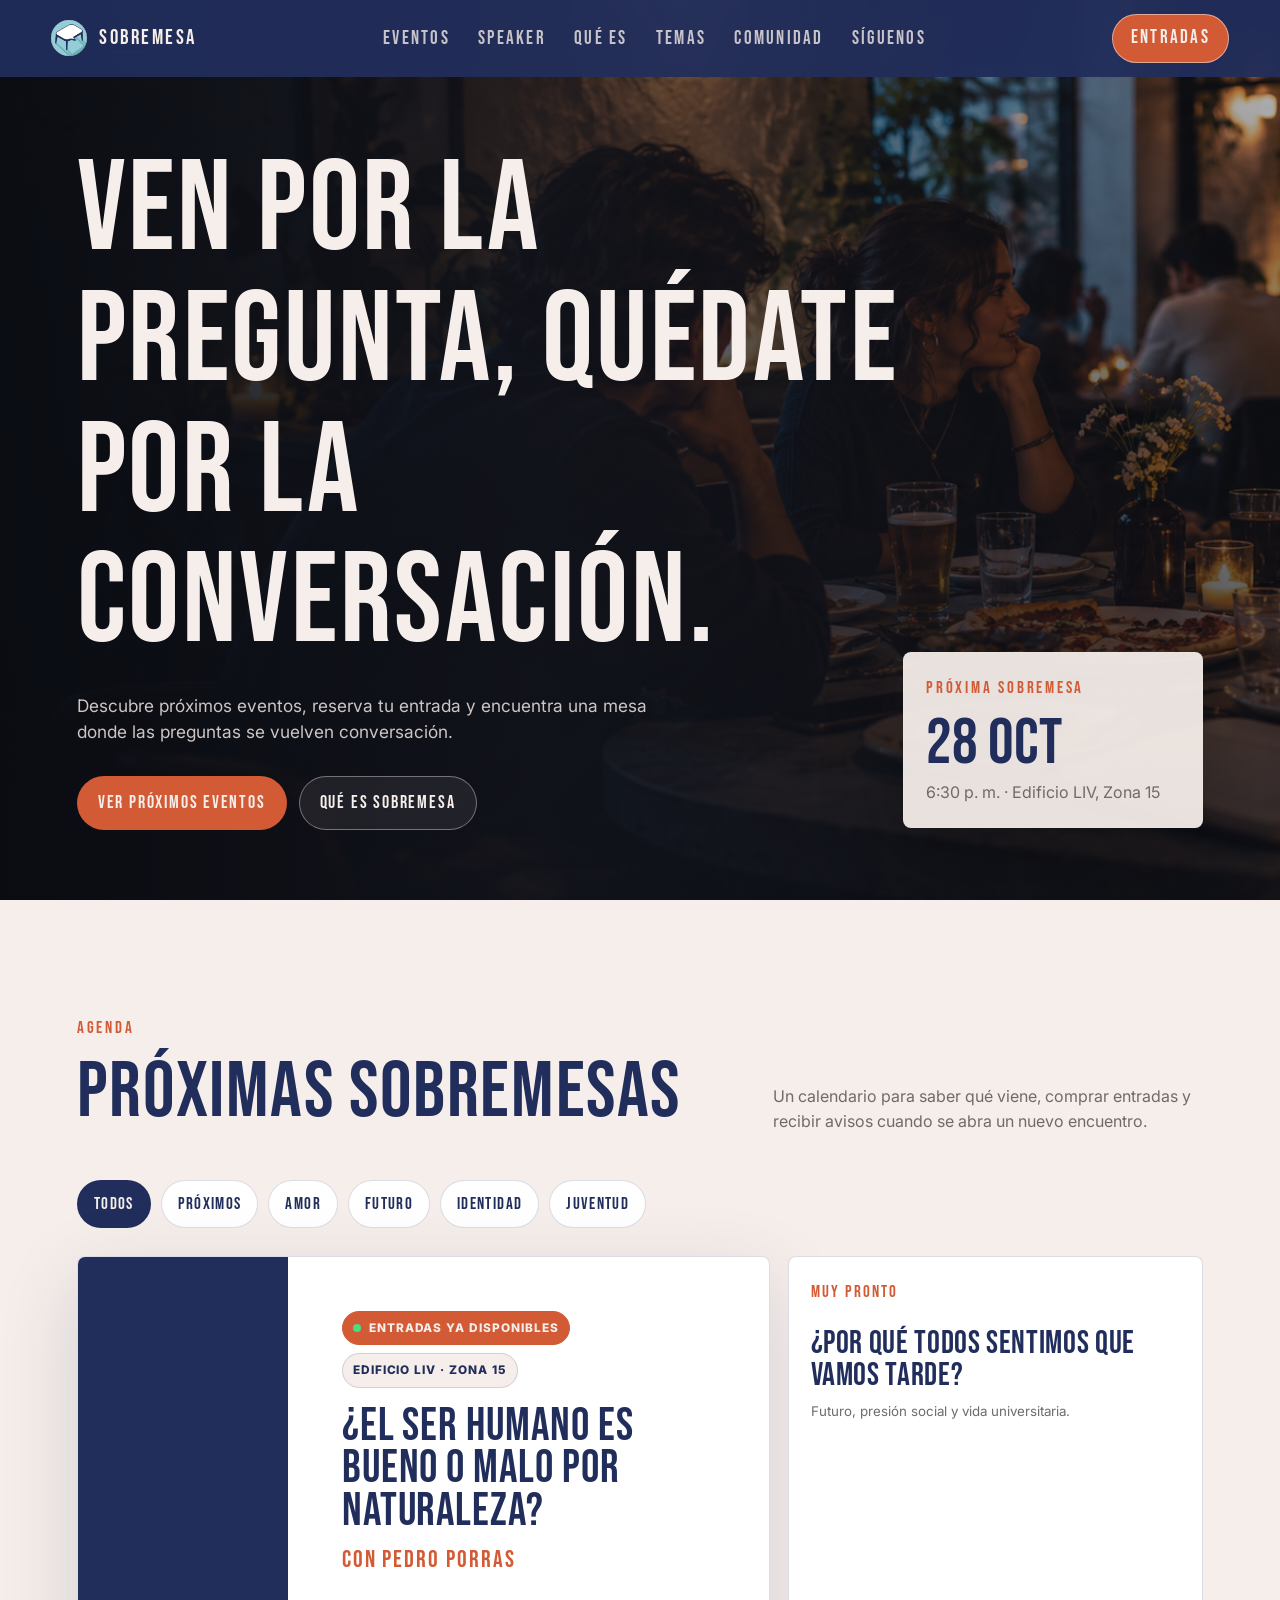
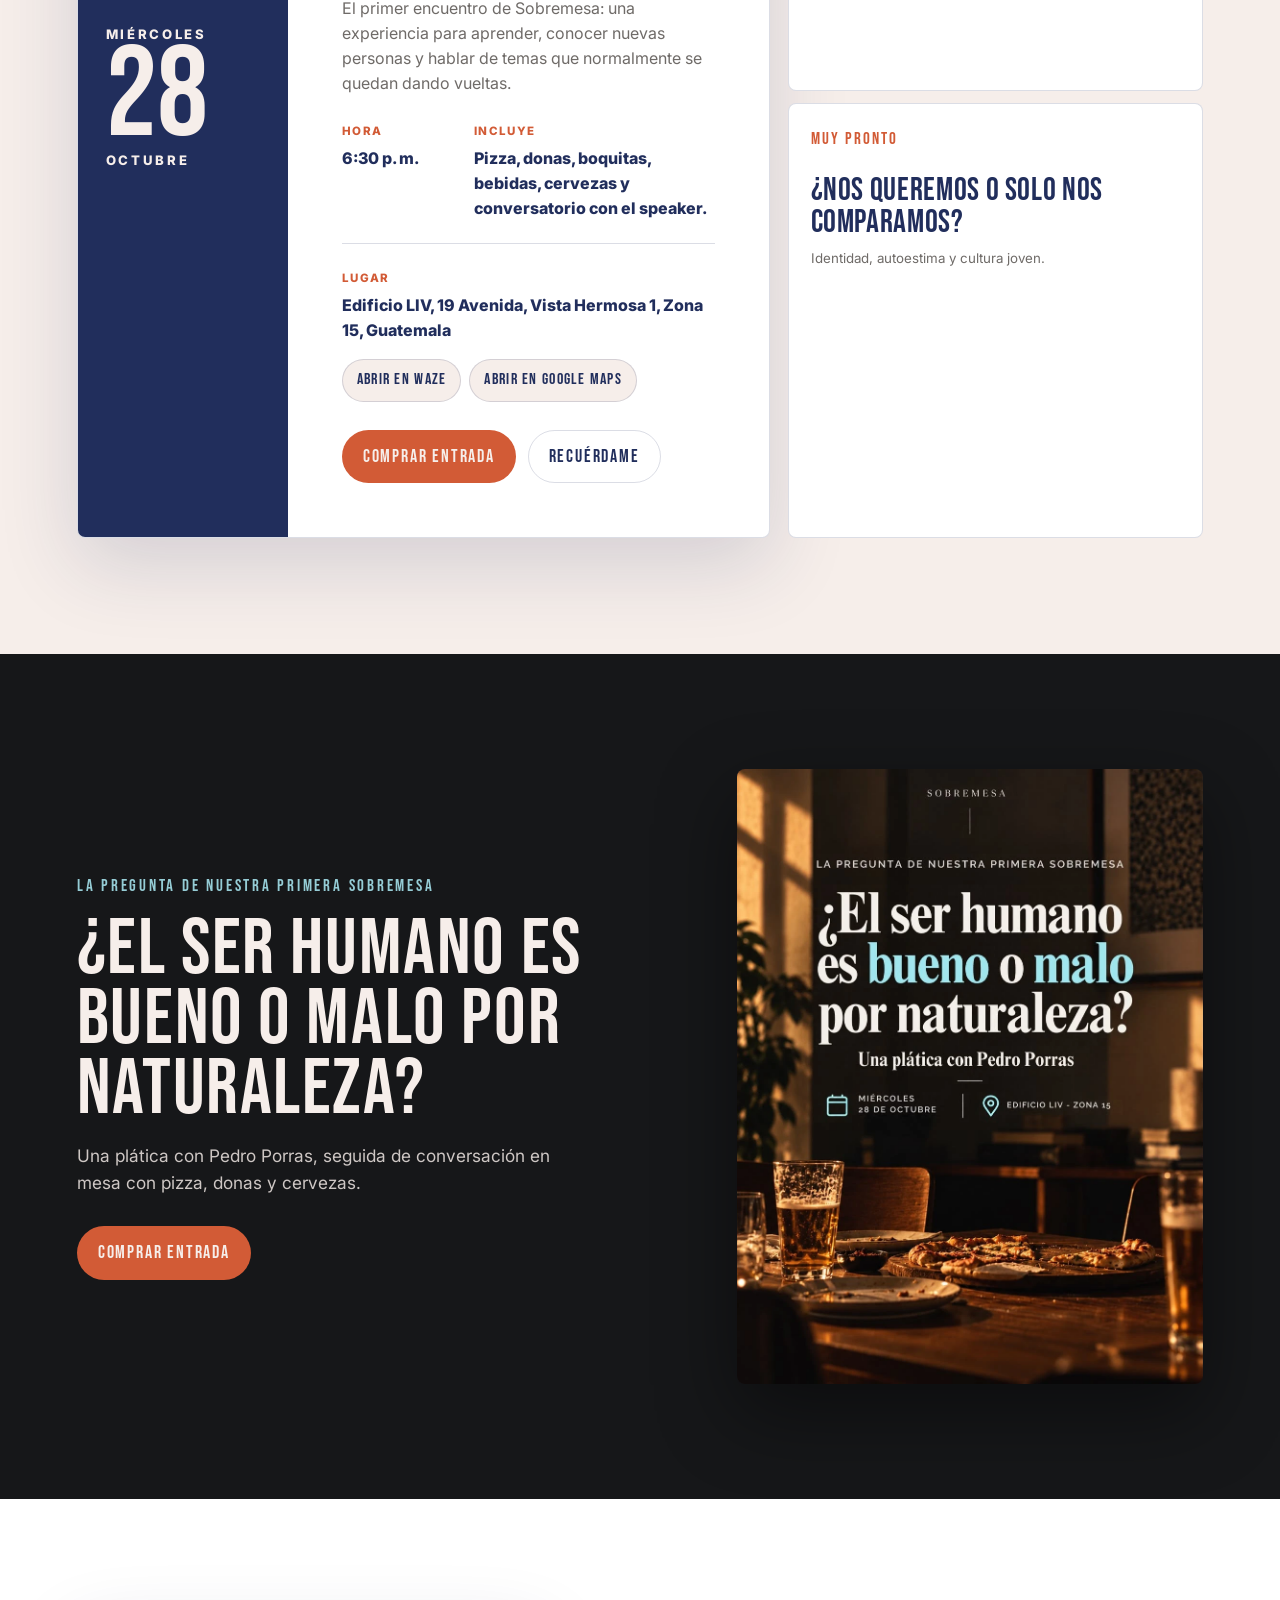
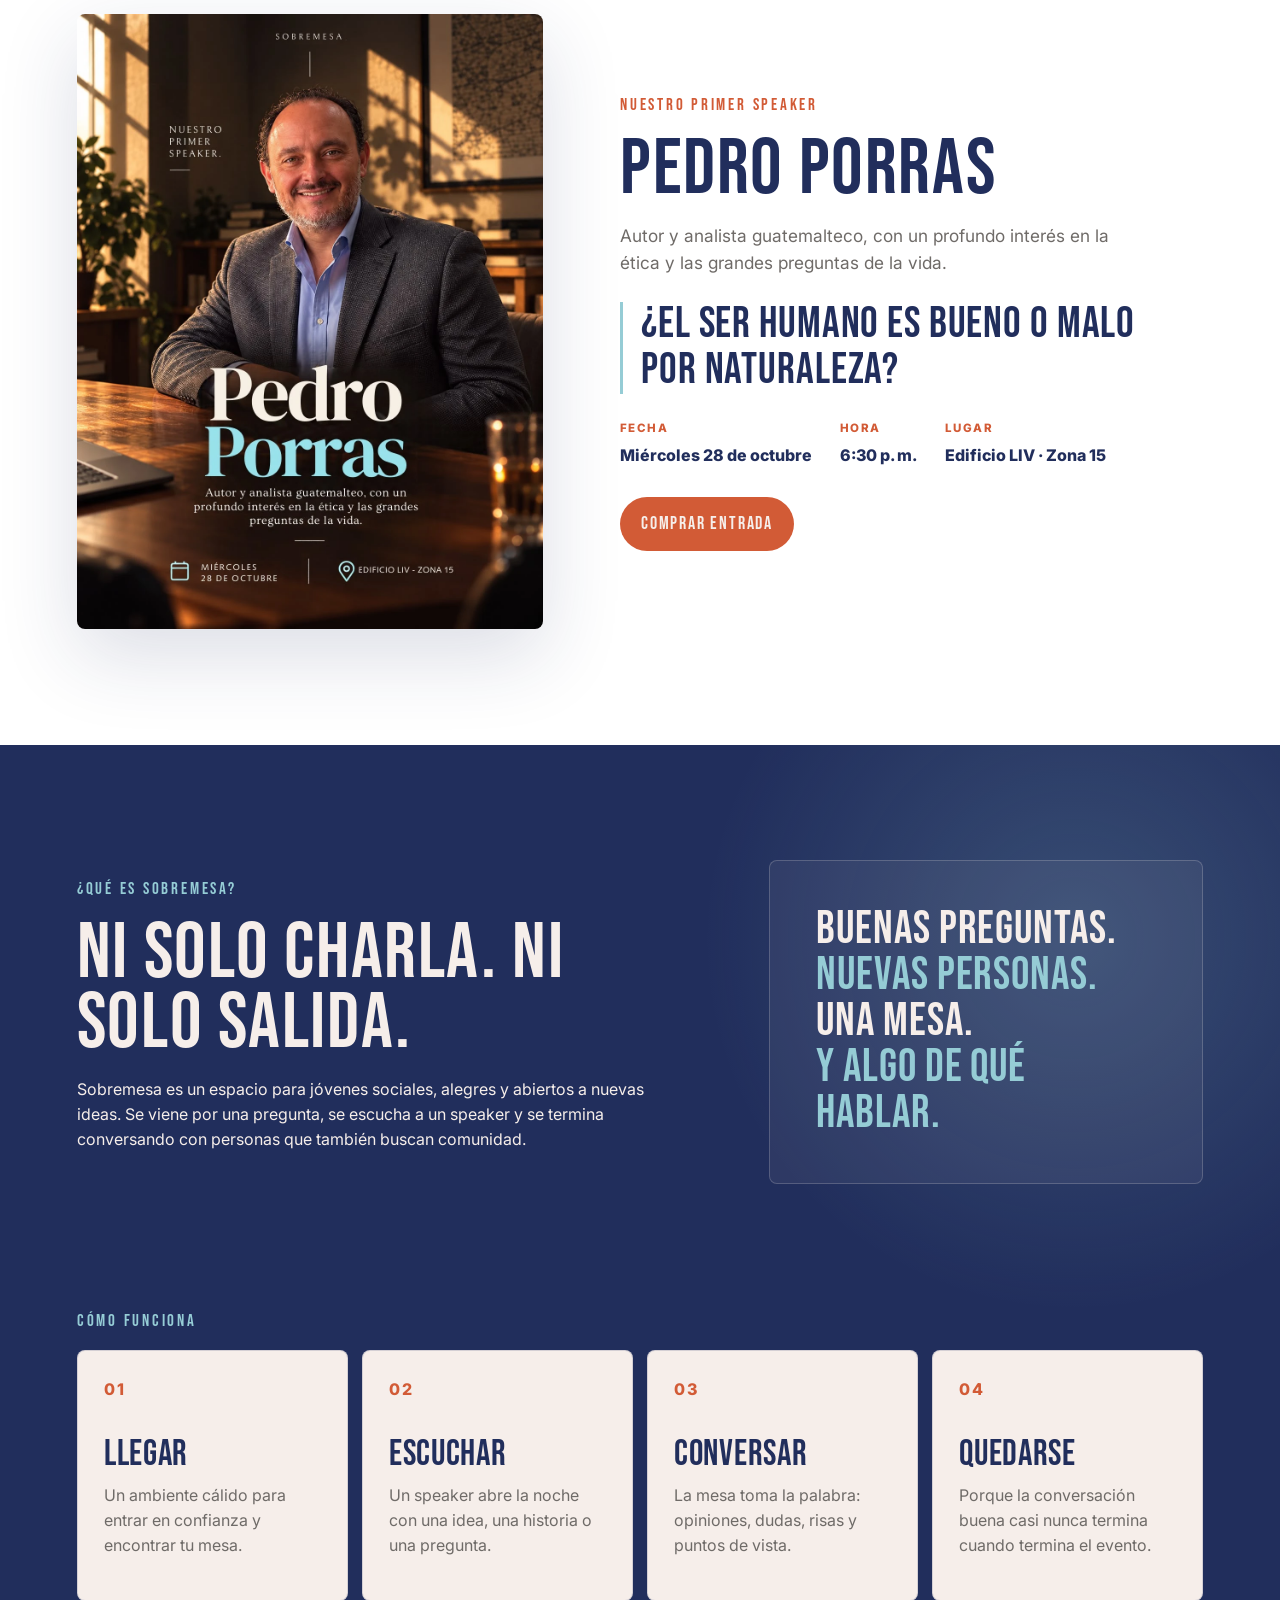
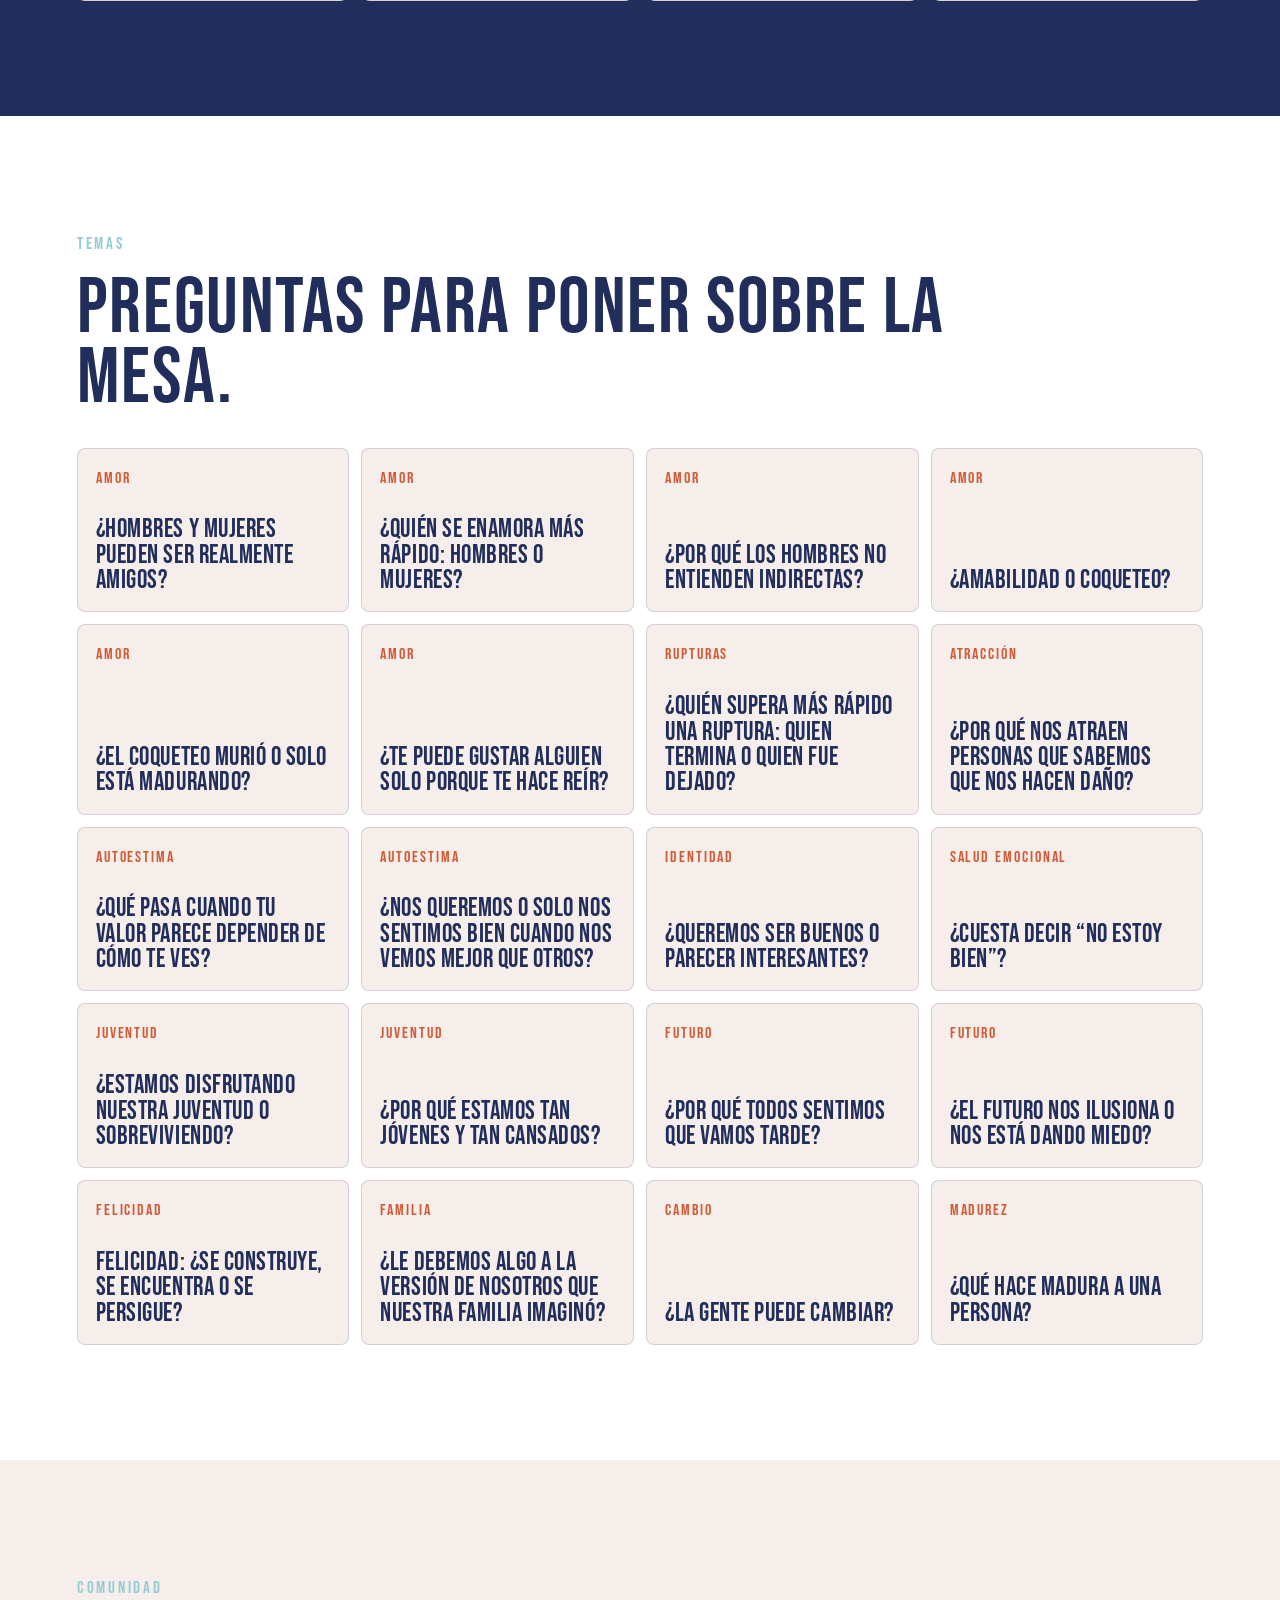
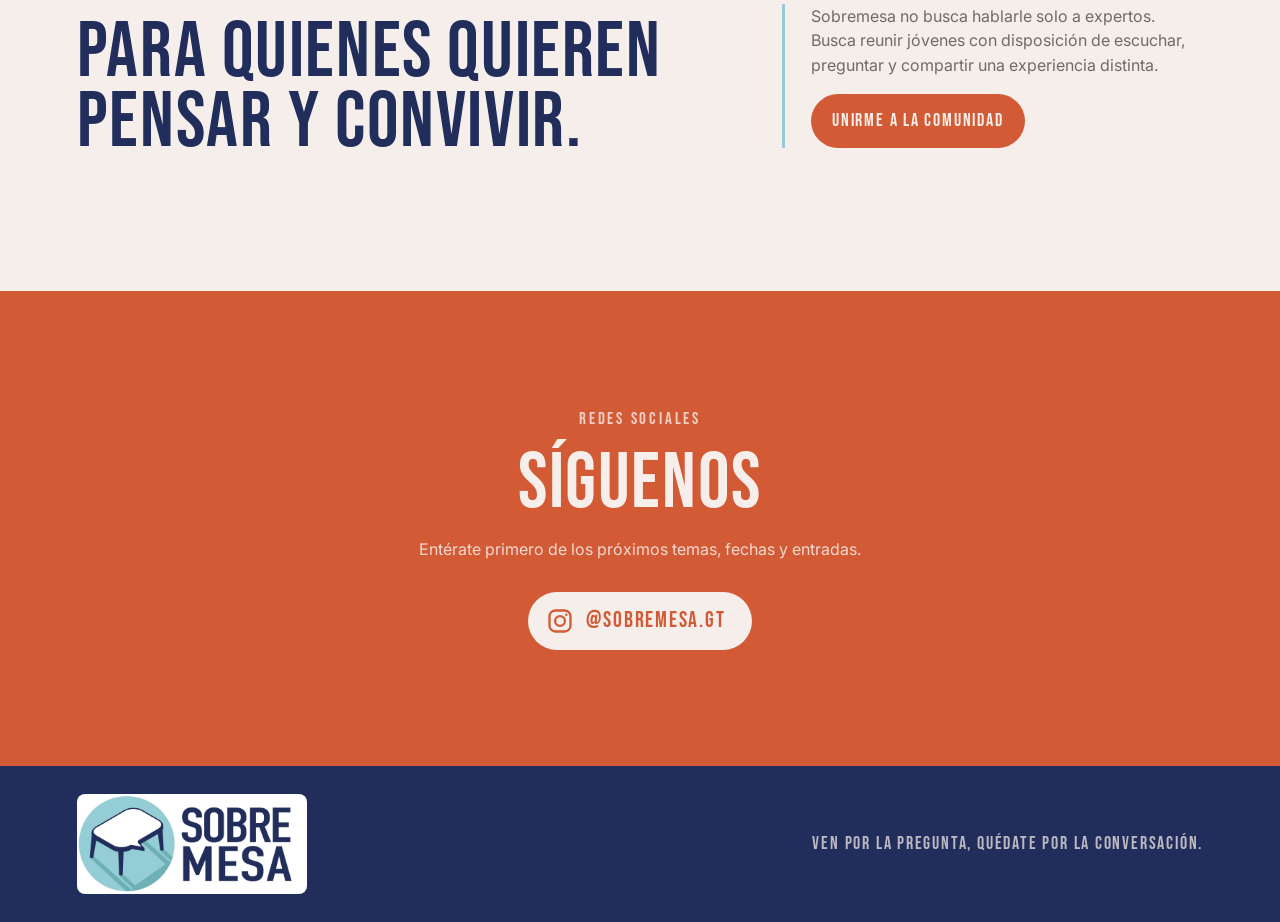
<file: index.html>
<!doctype html>
<html lang="es">
  <head>
    <meta charset="UTF-8" />
    <meta name="viewport" content="width=device-width, initial-scale=1.0" />
    <title>Sobremesa | Conversaciones y eventos en Guatemala</title>
    <meta
      name="description"
      content="Sobremesa reúne conversaciones, próximos eventos y comunidad para jóvenes que quieren aprender, socializar y pensar juntos."
    />
    <link rel="preconnect" href="https://fonts.googleapis.com" />
    <link rel="preconnect" href="https://fonts.gstatic.com" crossorigin />
    <link
      href="https://fonts.googleapis.com/css2?family=Bebas+Neue&family=Inter:wght@400;500;600;700;800&display=swap"
      rel="stylesheet"
    />
    <link rel="stylesheet" href="styles.css" />
  </head>
  <body>
    <header class="site-header">
      <a class="brand" href="#inicio" aria-label="Sobremesa inicio">
        <img src="assets/logo-icon.jpeg" alt="" />
        <span>Sobremesa</span>
      </a>
      <nav class="nav-links" aria-label="Navegación principal">
        <a href="#eventos">Eventos</a>
        <a href="#speaker">Speaker</a>
        <a href="#que-es">Qué es</a>
        <a href="#temas">Temas</a>
        <a href="#comunidad">Comunidad</a>
        <a href="#siguenos">Síguenos</a>
      </nav>
      <a class="nav-cta" href="https://forms.gle/3Y9qict5Uz8WKZyf7" target="_blank" rel="noopener">Entradas</a>
    </header>

    <main>
      <section class="hero" id="inicio">
        <img
          class="hero-image"
          src="assets/sobremesa-hero-v3.png"
          alt="Jóvenes conversando alrededor de una mesa en un ambiente cálido"
        />
        <div class="hero-shade"></div>
        <div class="hero-content">
          <h1>Ven por la pregunta, quédate por la conversación.</h1>
          <p>
            Descubre próximos eventos, reserva tu entrada y encuentra una mesa
            donde las preguntas se vuelven conversación.
          </p>
          <div class="hero-actions">
            <a class="button primary" href="#eventos">Ver próximos eventos</a>
            <a class="button glass" href="#que-es">Qué es Sobremesa</a>
          </div>
        </div>
        <aside class="hero-card" aria-label="Primer evento destacado">
          <span>Próxima Sobremesa</span>
          <strong>28 OCT</strong>
          <p>6:30 p. m. · Edificio LIV, Zona 15</p>
        </aside>
      </section>

      <section class="events section" id="eventos">
        <div class="section-head split">
          <div>
            <p class="section-label">Agenda</p>
            <h2>Próximas sobremesas</h2>
          </div>
          <p>
            Un calendario para saber qué viene, comprar entradas y recibir avisos
            cuando se abra un nuevo encuentro.
          </p>
        </div>

        <div class="filters" aria-label="Filtros de eventos">
          <button class="filter active" type="button" data-filter="all">Todos</button>
          <button class="filter" type="button" data-filter="proximo">Próximos</button>
          <button class="filter" type="button" data-filter="amor">Amor</button>
          <button class="filter" type="button" data-filter="futuro">Futuro</button>
          <button class="filter" type="button" data-filter="identidad">Identidad</button>
          <button class="filter" type="button" data-filter="juventud">Juventud</button>
        </div>

        <p class="events-empty" hidden>Pronto habrá eventos de este tema.</p>

        <div class="event-layout">
          <article class="featured-event" data-tags="proximo juventud futuro">
            <div class="calendar-block">
              <span>Miércoles</span>
              <strong>28</strong>
              <span>Octubre</span>
            </div>
            <div class="featured-copy">
              <div class="status-row">
                <a class="pill live" href="https://forms.gle/3Y9qict5Uz8WKZyf7" target="_blank" rel="noopener"><span class="live-dot" aria-hidden="true"></span>Entradas ya disponibles</a>
                <span class="pill">Edificio LIV · Zona 15</span>
              </div>
              <h3>¿El ser humano es bueno o malo por naturaleza?</h3>
              <p class="featured-speaker">con Pedro Porras</p>
              <p>
                El primer encuentro de Sobremesa: una experiencia para aprender,
                conocer nuevas personas y hablar de temas que normalmente se quedan
                dando vueltas.
              </p>
              <dl class="event-facts">
                <div>
                  <dt>Hora</dt>
                  <dd>6:30 p. m.</dd>
                </div>
                <div>
                  <dt>Incluye</dt>
                  <dd>Pizza, donas, boquitas, bebidas, cervezas y conversatorio con el speaker.</dd>
                </div>
              </dl>
              <div class="event-location">
                <div>
                  <span class="location-label">Lugar</span>
                  <p>Edificio LIV, 19 Avenida, Vista Hermosa 1, Zona 15, Guatemala</p>
                </div>
                <div class="map-links">
                  <a class="map-link" href="https://waze.com/ul/h9fxehbd4c" target="_blank" rel="noopener">Abrir en Waze</a>
                  <a class="map-link" href="https://www.google.com/maps/search/?api=1&amp;query=Edificio+LIV+19+Avenida+Vista+Hermosa+1+Zona+15+Guatemala" target="_blank" rel="noopener">Abrir en Google Maps</a>
                </div>
              </div>
              <div class="event-actions">
                <a class="button primary" href="https://forms.gle/3Y9qict5Uz8WKZyf7" target="_blank" rel="noopener">Comprar entrada</a>
                <a class="button outline" href="#">Recuérdame</a>
              </div>
            </div>
          </article>

          <div class="event-list" aria-label="Más eventos">
            <article class="mini-event" data-tags="proximo futuro identidad">
              <span class="mini-date">Muy pronto</span>
              <p>¿Por qué todos sentimos que vamos tarde?</p>
              <small>Futuro, presión social y vida universitaria.</small>
            </article>
            <article class="mini-event" data-tags="proximo identidad juventud">
              <span class="mini-date">Muy pronto</span>
              <p>¿Nos queremos o solo nos comparamos?</p>
              <small>Identidad, autoestima y cultura joven.</small>
            </article>
          </div>
        </div>
      </section>

      <section class="question section" id="pregunta">
        <div class="question-copy">
          <p class="section-label">La pregunta de nuestra primera Sobremesa</p>
          <h2>¿El ser humano es bueno o malo por naturaleza?</h2>
          <p>
            Una plática con Pedro Porras, seguida de conversación en mesa con
            pizza, donas y cervezas.
          </p>
          <a class="button primary" href="https://forms.gle/3Y9qict5Uz8WKZyf7" target="_blank" rel="noopener">Comprar entrada</a>
        </div>
        <figure class="question-flyer">
          <img
            src="assets/flyer-pregunta.webp"
            alt="Anuncio de Sobremesa: ¿El ser humano es bueno o malo por naturaleza? Una plática con Pedro Porras. Miércoles 28 de octubre, Edificio LIV, Zona 15."
            width="971"
            height="1280"
            loading="lazy"
          />
        </figure>
      </section>

      <section class="speaker section" id="speaker">
        <figure class="speaker-flyer">
          <img
            src="assets/flyer-pedro-porras.webp"
            alt="Flyer de Sobremesa: Pedro Porras, nuestro primer speaker. Miércoles 28 de octubre, Edificio LIV, Zona 15."
            width="1092"
            height="1440"
            loading="lazy"
          />
        </figure>
        <div class="speaker-copy">
          <p class="section-label">Nuestro primer speaker</p>
          <h2>Pedro Porras</h2>
          <p>
            Autor y analista guatemalteco, con un profundo interés en la ética y
            las grandes preguntas de la vida.
          </p>
          <p class="speaker-question">¿El ser humano es bueno o malo por naturaleza?</p>
          <dl class="speaker-facts">
            <div>
              <dt>Fecha</dt>
              <dd>Miércoles 28 de octubre</dd>
            </div>
            <div>
              <dt>Hora</dt>
              <dd>6:30 p. m.</dd>
            </div>
            <div>
              <dt>Lugar</dt>
              <dd>Edificio LIV · Zona 15</dd>
            </div>
          </dl>
          <a class="button primary" href="https://forms.gle/3Y9qict5Uz8WKZyf7" target="_blank" rel="noopener">Comprar entrada</a>
        </div>
      </section>

      <section class="concept section" id="que-es">
        <div class="concept-copy">
          <p class="section-label">¿Qué es Sobremesa?</p>
          <h2>Ni solo charla. Ni solo salida.</h2>
          <p>
            Sobremesa es un espacio para jóvenes sociales, alegres y abiertos a
            nuevas ideas. Se viene por una pregunta, se escucha a un speaker y se
            termina conversando con personas que también buscan comunidad.
          </p>
        </div>
        <div class="concept-card">
          <p>Buenas preguntas.</p>
          <p>Nuevas personas.</p>
          <p>Una mesa.</p>
          <p>Y algo de qué hablar.</p>
        </div>
        <div class="concept-flow">
          <p class="section-label">Cómo funciona</p>
          <div class="format-grid">
            <article>
              <span>01</span>
              <h3>Llegar</h3>
              <p>Un ambiente cálido para entrar en confianza y encontrar tu mesa.</p>
            </article>
            <article>
              <span>02</span>
              <h3>Escuchar</h3>
              <p>Un speaker abre la noche con una idea, una historia o una pregunta.</p>
            </article>
            <article>
              <span>03</span>
              <h3>Conversar</h3>
              <p>La mesa toma la palabra: opiniones, dudas, risas y puntos de vista.</p>
            </article>
            <article>
              <span>04</span>
              <h3>Quedarse</h3>
              <p>Porque la conversación buena casi nunca termina cuando termina el evento.</p>
            </article>
          </div>
        </div>
      </section>

      <section class="topics section" id="temas">
        <div class="section-head">
          <p class="section-label">Temas</p>
          <h2>Preguntas para poner sobre la mesa.</h2>
        </div>
        <div class="topic-board">
          <article><span>Amor</span><p>¿Hombres y mujeres pueden ser realmente amigos?</p></article>
          <article><span>Amor</span><p>¿Quién se enamora más rápido: hombres o mujeres?</p></article>
          <article><span>Amor</span><p>¿Por qué los hombres no entienden indirectas?</p></article>
          <article><span>Amor</span><p>¿Amabilidad o coqueteo?</p></article>
          <article><span>Amor</span><p>¿El coqueteo murió o solo está madurando?</p></article>
          <article><span>Amor</span><p>¿Te puede gustar alguien solo porque te hace reír?</p></article>
          <article><span>Rupturas</span><p>¿Quién supera más rápido una ruptura: quien termina o quien fue dejado?</p></article>
          <article><span>Atracción</span><p>¿Por qué nos atraen personas que sabemos que nos hacen daño?</p></article>
          <article><span>Autoestima</span><p>¿Qué pasa cuando tu valor parece depender de cómo te ves?</p></article>
          <article><span>Autoestima</span><p>¿Nos queremos o solo nos sentimos bien cuando nos vemos mejor que otros?</p></article>
          <article><span>Identidad</span><p>¿Queremos ser buenos o parecer interesantes?</p></article>
          <article><span>Salud emocional</span><p>¿Cuesta decir “no estoy bien”?</p></article>
          <article><span>Juventud</span><p>¿Estamos disfrutando nuestra juventud o sobreviviendo?</p></article>
          <article><span>Juventud</span><p>¿Por qué estamos tan jóvenes y tan cansados?</p></article>
          <article><span>Futuro</span><p>¿Por qué todos sentimos que vamos tarde?</p></article>
          <article><span>Futuro</span><p>¿El futuro nos ilusiona o nos está dando miedo?</p></article>
          <article><span>Felicidad</span><p>Felicidad: ¿se construye, se encuentra o se persigue?</p></article>
          <article><span>Familia</span><p>¿Le debemos algo a la versión de nosotros que nuestra familia imaginó?</p></article>
          <article><span>Cambio</span><p>¿La gente puede cambiar?</p></article>
          <article><span>Madurez</span><p>¿Qué hace madura a una persona?</p></article>
        </div>
      </section>

      <section class="community section" id="comunidad">
        <div>
          <p class="section-label">Comunidad</p>
          <h2>Para quienes quieren pensar y convivir.</h2>
        </div>
        <div class="community-copy">
          <p>
            Sobremesa no busca hablarle solo a expertos. Busca reunir jóvenes con
            disposición de escuchar, preguntar y compartir una experiencia distinta.
          </p>
          <a class="button primary" href="https://www.instagram.com/sobremesa.gt/" target="_blank" rel="noopener">Unirme a la comunidad</a>
        </div>
      </section>
      <section class="social section" id="siguenos">
        <p class="section-label">Redes sociales</p>
        <h2>Síguenos</h2>
        <p>Entérate primero de los próximos temas, fechas y entradas.</p>
        <div class="social-links">
          <a class="social-link" href="https://www.instagram.com/sobremesa.gt/" target="_blank" rel="noopener">
            <svg viewBox="0 0 24 24" aria-hidden="true" focusable="false">
              <rect x="3" y="3" width="18" height="18" rx="5" />
              <circle cx="12" cy="12" r="4.2" />
              <circle cx="17.4" cy="6.6" r="1.1" class="dot" />
            </svg>
            <span>@sobremesa.gt</span>
          </a>
        </div>
      </section>
    </main>

    <footer class="site-footer">
      <img src="assets/logo-horizontal.png" alt="Sobremesa" />
      <p>Ven por la pregunta, quédate por la conversación.</p>
    </footer>

    <script src="script.js"></script>
  </body>
</html>
</file>
<file: styles.css>
:root {
  --navy: #212e5c;
  --sky: #95ccd5;
  --terra: #d25b36;
  --cream: #f6eeea;
  --ink: #161719;
  --muted: #6f6b68;
  --white: #ffffff;
  --line: rgba(33, 46, 92, 0.16);
  --shadow: 0 26px 80px rgba(33, 46, 92, 0.16);
  --radius: 8px;
}

* {
  box-sizing: border-box;
}

html {
  scroll-behavior: smooth;
}

body {
  margin: 0;
  color: var(--navy);
  background: var(--cream);
  font-family: Inter, system-ui, -apple-system, BlinkMacSystemFont, "Segoe UI", sans-serif;
  line-height: 1.55;
}

a {
  color: inherit;
  text-decoration: none;
}

img {
  display: block;
  max-width: 100%;
}

button,
input {
  font: inherit;
}

.site-header {
  position: fixed;
  top: 0;
  left: 0;
  z-index: 30;
  display: flex;
  width: 100%;
  align-items: center;
  justify-content: space-between;
  gap: 24px;
  padding: 14px clamp(18px, 4vw, 62px);
  color: var(--cream);
  background: rgba(33, 46, 92, 0.94);
  backdrop-filter: blur(18px);
}

.brand {
  display: inline-flex;
  align-items: center;
  gap: 12px;
  font-family: "Bebas Neue", Inter, sans-serif;
  font-size: 1.32rem;
  font-weight: 400;
  letter-spacing: 0.12em;
  text-transform: uppercase;
}

.brand img {
  width: 36px;
  height: 36px;
  border-radius: 50%;
  object-fit: cover;
}

.nav-links {
  display: flex;
  align-items: center;
  gap: clamp(16px, 2.2vw, 30px);
  font-family: "Bebas Neue", Inter, sans-serif;
  font-size: 1.18rem;
  font-weight: 400;
  letter-spacing: 0.12em;
  text-transform: uppercase;
}

.nav-links a {
  opacity: 0.78;
}

.nav-links a:hover {
  opacity: 1;
}

.nav-cta {
  border: 1px solid rgba(246, 238, 234, 0.52);
  border-radius: 999px;
  padding: 9px 18px;
  color: var(--cream);
  background: var(--terra);
  font-family: "Bebas Neue", Inter, sans-serif;
  font-size: 1.16rem;
  font-weight: 400;
  letter-spacing: 0.12em;
  text-transform: uppercase;
}

.hero {
  position: relative;
  min-height: 100svh;
  display: grid;
  align-items: end;
  overflow: hidden;
  padding: 118px clamp(20px, 6vw, 86px) 70px;
  color: var(--cream);
}

.hero-image,
.hero-shade {
  position: absolute;
  inset: 0;
  width: 100%;
  height: 100%;
}

.hero-image {
  object-fit: cover;
}

.hero-shade {
  background:
    linear-gradient(90deg, rgba(10, 12, 18, 0.9) 0%, rgba(20, 22, 31, 0.64) 42%, rgba(20, 22, 31, 0.18) 100%),
    linear-gradient(180deg, rgba(10, 12, 18, 0.12) 0%, rgba(10, 12, 18, 0.78) 100%);
}

.hero-content {
  position: relative;
  z-index: 2;
  max-width: 880px;
}

.hero-card {
  position: absolute;
  right: clamp(20px, 6vw, 86px);
  bottom: 72px;
  z-index: 3;
  width: min(300px, calc(100% - 40px));
  border: 1px solid rgba(246, 238, 234, 0.18);
  border-radius: var(--radius);
  padding: 22px;
  color: var(--navy);
  background: rgba(246, 238, 234, 0.94);
  box-shadow: 0 28px 80px rgba(0, 0, 0, 0.25);
}

.hero-card span,
.eyebrow,
.section-label {
  display: block;
  margin: 0 0 16px;
  color: var(--sky);
  font-family: "Bebas Neue", Inter, sans-serif;
  font-size: 1.08rem;
  font-weight: 400;
  letter-spacing: 0.16em;
  text-transform: uppercase;
}

.hero-card span {
  color: var(--terra);
}

.hero-card strong {
  display: block;
  margin-bottom: 10px;
  font-family: "Bebas Neue", Inter, sans-serif;
  font-size: 4rem;
  font-weight: 400;
  line-height: 0.82;
}

.hero-card p,
h1,
h2,
h3,
p {
  margin-top: 0;
}

.hero-card p {
  margin-bottom: 0;
  color: var(--muted);
}

h1,
h2,
h3 {
  font-family: "Bebas Neue", Inter, sans-serif;
  letter-spacing: 0.02em;
}

h1 {
  max-width: 860px;
  margin-bottom: 24px;
  font-size: clamp(4.6rem, 10vw, 10rem);
  font-weight: 400;
  line-height: 1.02;
}

h2 {
  margin-bottom: 18px;
  font-size: clamp(3.4rem, 6.2vw, 7rem);
  font-weight: 400;
  line-height: 0.88;
}

h3 {
  margin-bottom: 12px;
  font-size: clamp(2.25rem, 3.6vw, 4rem);
  font-weight: 400;
  line-height: 0.92;
}

.hero-content p:not(.eyebrow) {
  max-width: 600px;
  margin-bottom: 30px;
  color: rgba(246, 238, 234, 0.82);
  font-size: 1.08rem;
}

.hero-actions,
.event-actions {
  display: flex;
  flex-wrap: wrap;
  gap: 12px;
}

.button {
  display: inline-flex;
  min-height: 48px;
  align-items: center;
  justify-content: center;
  border: 1px solid transparent;
  border-radius: 999px;
  padding: 12px 20px;
  cursor: pointer;
  font-family: "Bebas Neue", Inter, sans-serif;
  font-size: 1.12rem;
  font-weight: 400;
  letter-spacing: 0.1em;
  text-transform: uppercase;
  transition: transform 180ms ease, background 180ms ease, border-color 180ms ease;
}

.button:hover,
.filter:hover {
  transform: translateY(-2px);
}

.button.primary {
  color: var(--cream);
  background: var(--terra);
}

.button.glass {
  color: var(--cream);
  border-color: rgba(246, 238, 234, 0.4);
  background: rgba(246, 238, 234, 0.08);
  backdrop-filter: blur(12px);
}

.button.outline {
  color: var(--navy);
  border-color: var(--line);
  background: transparent;
}

.section {
  padding: clamp(72px, 9vw, 132px) clamp(20px, 6vw, 86px);
}

.section-head {
  max-width: 920px;
  margin-bottom: 34px;
}

.section-head.split {
  display: flex;
  max-width: none;
  align-items: end;
  justify-content: space-between;
  gap: 28px;
}

.section-head.split p:not(.section-label) {
  max-width: 430px;
  margin-bottom: 12px;
  color: var(--muted);
}

.events {
  background: var(--cream);
}

.events .section-label,
.event-info .section-label {
  color: var(--terra);
}

.filters {
  display: flex;
  flex-wrap: wrap;
  gap: 10px;
  margin-bottom: 28px;
}

.filter {
  border: 1px solid var(--line);
  border-radius: 999px;
  padding: 10px 16px;
  cursor: pointer;
  color: var(--navy);
  background: var(--white);
  font-family: "Bebas Neue", Inter, sans-serif;
  font-size: 1.06rem;
  font-weight: 400;
  letter-spacing: 0.08em;
  text-transform: uppercase;
  transition: transform 180ms ease, background 180ms ease, color 180ms ease;
}

.filter.active {
  color: var(--cream);
  background: var(--navy);
}

.events-empty {
  margin: 0 0 18px;
  border: 1px dashed var(--line);
  border-radius: var(--radius);
  padding: 22px;
  color: var(--muted);
  background: var(--white);
  font-weight: 600;
}

.event-layout {
  display: grid;
  grid-template-columns: minmax(0, 1.25fr) minmax(280px, 0.75fr);
  gap: 18px;
}

.featured-event {
  display: grid;
  grid-template-columns: 210px minmax(0, 1fr);
  overflow: hidden;
  border: 1px solid var(--line);
  border-radius: var(--radius);
  background: var(--white);
  box-shadow: var(--shadow);
}

.calendar-block {
  display: flex;
  min-height: 100%;
  flex-direction: column;
  justify-content: center;
  padding: 28px;
  color: var(--cream);
  background: var(--navy);
}

.calendar-block span {
  font-size: 0.82rem;
  font-weight: 800;
  letter-spacing: 0.2em;
  text-transform: uppercase;
}

.calendar-block strong {
  font-family: "Bebas Neue", Inter, sans-serif;
  font-size: 8rem;
  font-weight: 400;
  line-height: 0.82;
}

.featured-copy {
  padding: clamp(28px, 5vw, 54px);
}

.status-row {
  display: flex;
  flex-wrap: wrap;
  gap: 8px;
  margin-bottom: 18px;
}

.pill {
  border: 1px solid var(--line);
  border-radius: 999px;
  padding: 7px 10px;
  color: var(--navy);
  background: var(--cream);
  font-size: 0.74rem;
  font-weight: 800;
  letter-spacing: 0.08em;
  text-transform: uppercase;
}

.pill.live {
  display: inline-flex;
  align-items: center;
  gap: 8px;
  color: var(--cream);
  border-color: var(--terra);
  background: var(--terra);
  transition: transform 180ms ease;
}

.pill.live:hover {
  transform: translateY(-2px);
}

.live-dot {
  width: 8px;
  height: 8px;
  border-radius: 50%;
  background: #4ade80;
  box-shadow: 0 0 0 0 rgba(74, 222, 128, 0.7);
  animation: live-pulse 1.6s ease-out infinite;
}

@keyframes live-pulse {
  0% {
    box-shadow: 0 0 0 0 rgba(74, 222, 128, 0.7);
  }

  100% {
    box-shadow: 0 0 0 8px rgba(74, 222, 128, 0);
  }
}

@media (prefers-reduced-motion: reduce) {
  .live-dot {
    animation: none;
  }
}

.featured-copy p,
.concept-copy p,
.community-copy p,
.format-grid p,
.mini-event small {
  color: var(--muted);
}

.featured-copy dl {
  display: grid;
  grid-template-columns: repeat(3, minmax(0, 1fr));
  gap: 12px;
  margin: 28px 0;
}

.featured-copy dt {
  color: var(--terra);
  font-size: 0.72rem;
  font-weight: 800;
  letter-spacing: 0.12em;
  text-transform: uppercase;
}

.featured-copy dd {
  margin: 5px 0 0;
  font-weight: 800;
}

.featured-copy .featured-speaker {
  margin: -4px 0 18px;
  color: var(--terra);
  font-family: "Bebas Neue", Inter, sans-serif;
  font-size: 1.5rem;
  letter-spacing: 0.08em;
}

.featured-copy .event-facts {
  grid-template-columns: minmax(120px, 0.5fr) minmax(0, 1.5fr);
  margin-bottom: 22px;
}

.event-location {
  display: flex;
  flex-wrap: wrap;
  align-items: center;
  justify-content: space-between;
  gap: 16px;
  margin-bottom: 28px;
  border-top: 1px solid var(--line);
  padding-top: 20px;
}

.location-label {
  color: var(--terra);
  font-size: 0.72rem;
  font-weight: 800;
  letter-spacing: 0.12em;
  text-transform: uppercase;
}

.featured-copy .event-location p {
  margin: 5px 0 0;
  color: var(--navy);
  font-weight: 800;
}

.map-links {
  display: flex;
  flex-wrap: wrap;
  gap: 8px;
}

.map-link {
  border: 1px solid var(--line);
  border-radius: 999px;
  padding: 8px 14px;
  color: var(--navy);
  background: var(--cream);
  font-family: "Bebas Neue", Inter, sans-serif;
  font-size: 1rem;
  letter-spacing: 0.08em;
  transition: transform 180ms ease;
}

.map-link:hover {
  transform: translateY(-2px);
}

.event-list {
  display: grid;
  gap: 12px;
}

.mini-event {
  border: 1px solid var(--line);
  border-radius: var(--radius);
  padding: 22px;
  background: var(--white);
}

.mini-event.is-hidden,
.featured-event.is-hidden {
  display: none;
}

.mini-date {
  display: inline-flex;
  margin-bottom: 22px;
  color: var(--terra);
  font-family: "Bebas Neue", Inter, sans-serif;
  font-size: 1.04rem;
  font-weight: 400;
  letter-spacing: 0.12em;
  text-transform: uppercase;
}

.mini-event p {
  margin-bottom: 6px;
  font-family: "Bebas Neue", Inter, sans-serif;
  font-size: 2rem;
  font-weight: 400;
  letter-spacing: 0.02em;
  line-height: 1;
}

.question {
  display: grid;
  grid-template-columns: minmax(0, 1fr) minmax(260px, 0.8fr);
  gap: clamp(28px, 6vw, 80px);
  align-items: center;
  color: var(--cream);
  background: var(--ink);
}

.question .section-label {
  color: var(--sky);
}

.question-copy p:not(.section-label) {
  max-width: 520px;
  margin-bottom: 30px;
  color: rgba(246, 238, 234, 0.82);
  font-size: 1.08rem;
}

.question-flyer {
  width: 100%;
  max-width: 520px;
  margin: 0;
  justify-self: end;
}

.question-flyer img {
  width: 100%;
  height: auto;
  border-radius: var(--radius);
  box-shadow: 0 28px 80px rgba(0, 0, 0, 0.45);
}

.speaker {
  display: grid;
  grid-template-columns: minmax(260px, 0.8fr) minmax(0, 1fr);
  gap: clamp(28px, 6vw, 80px);
  align-items: center;
  background: var(--white);
}

.speaker-flyer {
  width: 100%;
  max-width: 520px;
  margin: 0;
}

.speaker-flyer img {
  width: 100%;
  height: auto;
  border-radius: var(--radius);
  box-shadow: var(--shadow);
}

.speaker .section-label {
  color: var(--terra);
}

.speaker-copy p:not(.section-label) {
  max-width: 520px;
  color: var(--muted);
  font-size: 1.08rem;
}

.speaker-copy p.speaker-question {
  margin: 26px 0;
  border-left: 3px solid var(--sky);
  padding-left: 18px;
  color: var(--navy);
  font-family: "Bebas Neue", Inter, sans-serif;
  font-size: clamp(2rem, 3.4vw, 3rem);
  letter-spacing: 0.02em;
  line-height: 1.05;
}

.speaker-facts {
  display: flex;
  flex-wrap: wrap;
  gap: 28px;
  margin: 0 0 30px;
}

.speaker-facts dt {
  color: var(--terra);
  font-size: 0.72rem;
  font-weight: 800;
  letter-spacing: 0.12em;
  text-transform: uppercase;
}

.speaker-facts dd {
  margin: 5px 0 0;
  font-weight: 800;
}

.concept {
  display: grid;
  grid-template-columns: minmax(0, 1fr) minmax(300px, 0.72fr);
  gap: clamp(28px, 7vw, 90px);
  align-items: center;
  color: var(--cream);
  background:
    radial-gradient(circle at 84% 20%, rgba(149, 204, 213, 0.2), transparent 28%),
    var(--navy);
}

.concept-flow {
  grid-column: 1 / -1;
  margin-top: clamp(18px, 3vw, 34px);
}

.concept .section-label {
  color: var(--sky);
}

.concept-copy p:not(.section-label) {
  color: var(--cream);
}

.concept-card {
  border: 1px solid rgba(246, 238, 234, 0.2);
  border-radius: var(--radius);
  padding: clamp(26px, 4vw, 46px);
  background: rgba(246, 238, 234, 0.06);
}

.concept-card p {
  margin: 0;
  color: var(--cream);
  font-size: clamp(1.8rem, 3.6vw, 3.7rem);
  font-family: "Bebas Neue", Inter, sans-serif;
  letter-spacing: 0.02em;
  line-height: 1;
}

.concept-card p:nth-child(2n) {
  color: var(--sky);
}

.topics {
  background: var(--white);
}

.format-grid {
  display: grid;
  grid-template-columns: repeat(4, minmax(0, 1fr));
  gap: 14px;
}

.format-grid article {
  border: 1px solid var(--line);
  border-radius: var(--radius);
  padding: 26px;
  background: var(--cream);
}

.format-grid span {
  display: inline-block;
  margin-bottom: 36px;
  color: var(--terra);
  font-weight: 800;
  letter-spacing: 0.12em;
}

.format-grid h3 {
  font-size: 2.25rem;
  color: var(--navy);
}

.topic-board {
  display: grid;
  grid-template-columns: repeat(4, minmax(0, 1fr));
  gap: 12px;
}

.topic-board article {
  min-height: 156px;
  display: flex;
  flex-direction: column;
  justify-content: space-between;
  border: 1px solid var(--line);
  border-radius: var(--radius);
  padding: 18px;
  background: var(--cream);
}

.topic-board span {
  color: var(--terra);
  font-family: "Bebas Neue", Inter, sans-serif;
  font-size: 1rem;
  font-weight: 400;
  letter-spacing: 0.12em;
  text-transform: uppercase;
}

.topic-board p {
  margin: 26px 0 0;
  color: var(--navy);
  font-family: "Bebas Neue", Inter, sans-serif;
  font-size: clamp(1.65rem, 2vw, 2.15rem);
  letter-spacing: 0.02em;
  line-height: 0.96;
}

.community {
  display: grid;
  grid-template-columns: minmax(0, 0.95fr) minmax(280px, 0.65fr);
  gap: clamp(28px, 7vw, 90px);
  align-items: center;
  background: var(--cream);
}

.community-copy {
  border-left: 3px solid var(--sky);
  padding-left: 26px;
}

.social {
  text-align: center;
  color: var(--cream);
  background: var(--terra);
}

.social .section-label {
  color: var(--cream);
  opacity: 0.8;
}

.social p:not(.section-label) {
  max-width: 460px;
  margin: 0 auto 30px;
  color: rgba(246, 238, 234, 0.86);
}

.social-links {
  display: flex;
  flex-wrap: wrap;
  justify-content: center;
  gap: 12px;
}

.social-link {
  display: inline-flex;
  min-height: 56px;
  align-items: center;
  gap: 12px;
  border-radius: 999px;
  padding: 12px 26px 12px 18px;
  color: var(--terra);
  background: var(--cream);
  font-family: "Bebas Neue", Inter, sans-serif;
  font-size: 1.4rem;
  letter-spacing: 0.08em;
  transition: transform 180ms ease;
}

.social-link:hover {
  transform: translateY(-2px);
}

.social-link svg {
  width: 28px;
  height: 28px;
  fill: none;
  stroke: currentColor;
  stroke-width: 2;
}

.social-link svg .dot {
  fill: currentColor;
  stroke: none;
}

.site-footer {
  display: flex;
  align-items: center;
  justify-content: space-between;
  gap: 22px;
  padding: 28px clamp(20px, 6vw, 86px);
  color: var(--cream);
  background: var(--navy);
}

.site-footer img {
  width: min(230px, 48vw);
  border-radius: var(--radius);
}

.site-footer p {
  margin: 0;
  color: rgba(246, 238, 234, 0.72);
  font-family: "Bebas Neue", Inter, sans-serif;
  font-size: 1.12rem;
  font-weight: 400;
  letter-spacing: 0.1em;
  text-transform: uppercase;
}

@media (max-width: 1060px) {
  .hero-card {
    position: relative;
    right: auto;
    bottom: auto;
    z-index: 2;
    margin-top: 36px;
  }

  .event-layout,
  .question,
  .speaker,
  .concept,
  .community {
    grid-template-columns: 1fr;
  }

  .format-grid {
    grid-template-columns: repeat(2, minmax(0, 1fr));
  }

  .question-flyer {
    order: -1;
    justify-self: start;
  }

  .topic-board {
    grid-template-columns: repeat(2, minmax(0, 1fr));
  }
}

@media (max-width: 820px) {
  .nav-links {
    display: none;
  }

  .section-head.split,
  .featured-event {
    display: grid;
    grid-template-columns: 1fr;
  }

  .calendar-block {
    min-height: 180px;
  }

  .featured-copy dl,
  .featured-copy .event-facts {
    grid-template-columns: 1fr;
  }
}

@media (max-width: 620px) {
  .site-header {
    padding: 14px 18px;
  }

  .brand span {
    display: none;
  }

  .hero {
    min-height: 820px;
    padding-top: 98px;
  }

  h1 {
    font-size: clamp(3.8rem, 18vw, 5rem);
  }

  h2 {
    font-size: clamp(2.75rem, 14vw, 4.2rem);
  }

  .format-grid {
    grid-template-columns: 1fr;
  }

  .topic-board {
    grid-template-columns: 1fr;
  }

  .site-footer {
    align-items: flex-start;
    flex-direction: column;
  }
}
</file>
